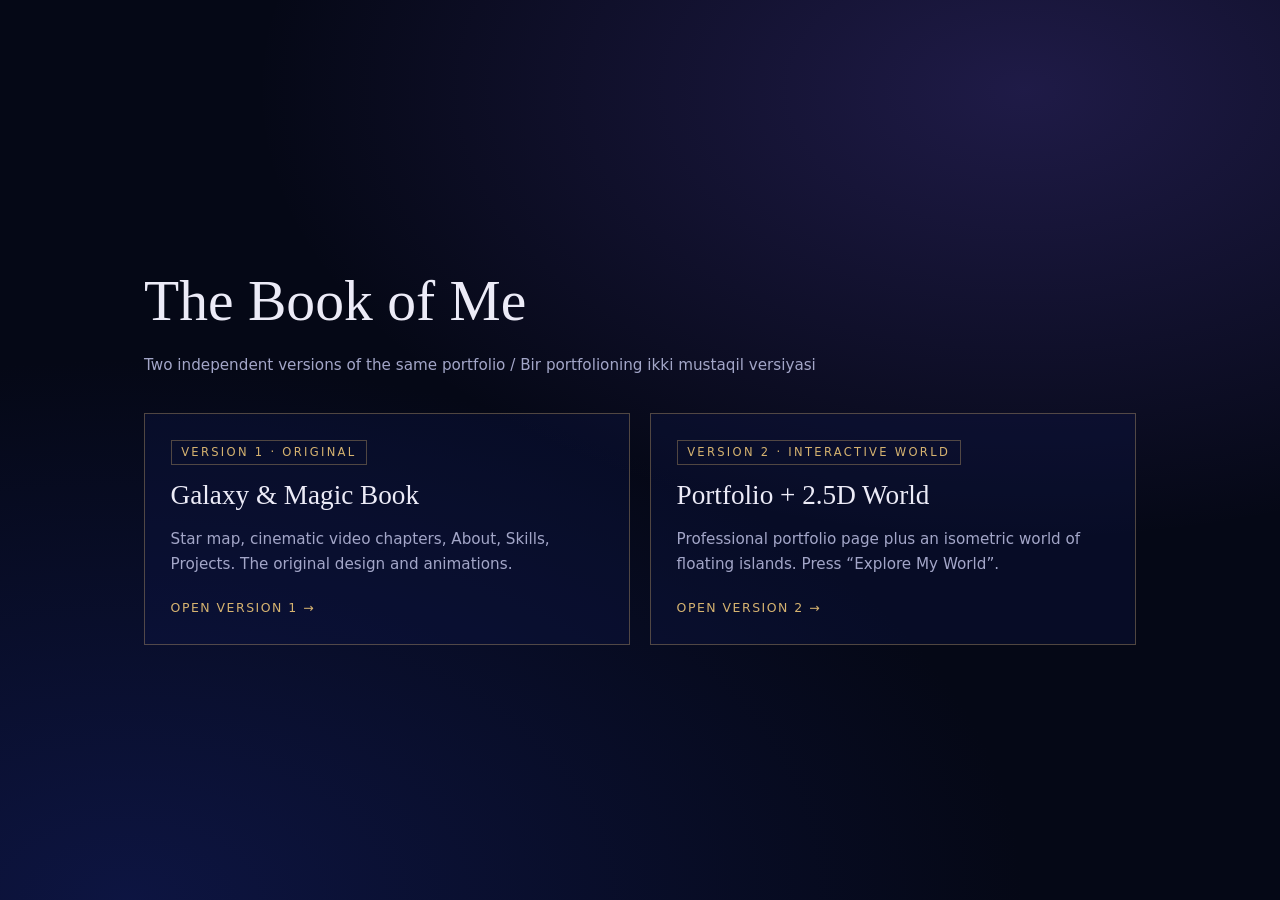
<file: index.html>
<!DOCTYPE html>
<html lang="en">
<head>
    <meta charset="UTF-8">
    <meta name="viewport" content="width=device-width, initial-scale=1">
    <title>The Book of Me — Choose a version</title>
    <link rel="icon" href="data:,">
    <style>
        :root { --bg:#050816; --gold:#d6b370; --text:#ecebf7; --muted:#a3a6c8; --line:rgba(214,179,112,.35); }
        * { box-sizing: border-box; }
        body { margin:0; min-height:100vh; display:grid; place-items:center; padding:2rem 1.25rem; color:var(--text);
               font-family: system-ui, -apple-system, "Segoe UI", Roboto, sans-serif; line-height:1.6;
               background: radial-gradient(ellipse 60% 50% at 80% 10%, rgba(108,82,217,.25), transparent), radial-gradient(ellipse 70% 60% at 10% 100%, rgba(14,22,70,.9), transparent), var(--bg); }
        main { width:min(100%, 62rem); }
        h1 { font-family: "Palatino Linotype", Palatino, Georgia, serif; font-weight:500; font-size:clamp(2.2rem,6vw,3.6rem); margin:0 0 .4rem; }
        .sub { color:var(--muted); margin:0 0 2.2rem; }
        .grid { display:grid; grid-template-columns:1fr 1fr; gap:1.25rem; }
        a.card { display:flex; flex-direction:column; gap:.6rem; padding:1.6rem; border:1px solid var(--line); text-decoration:none; color:inherit;
                 background:rgba(14,22,70,.35); transition: background .3s, border-color .3s, transform .3s; }
        a.card:hover, a.card:focus-visible { background:rgba(214,179,112,.12); border-color:var(--gold); transform:translateY(-3px); outline:none; }
        .tag { align-self:flex-start; font-size:.72rem; letter-spacing:.2em; text-transform:uppercase; color:var(--gold); border:1px solid var(--line); padding:.15rem .6rem; }
        h2 { font-family: "Palatino Linotype", Palatino, Georgia, serif; font-weight:500; font-size:1.7rem; margin:0; }
        p { margin:0; color:var(--muted); font-size:.95rem; }
        .go { margin-top:auto; padding-top:.8rem; color:var(--gold); letter-spacing:.12em; text-transform:uppercase; font-size:.78rem; }
        @media (max-width:720px) { .grid { grid-template-columns:1fr; } }
    </style>
</head>
<body>
<main>
    <h1>The Book of Me</h1>
    <p class="sub">Two independent versions of the same portfolio / Bir portfolioning ikki mustaqil versiyasi</p>
    <div class="grid">
        <a class="card" href="v1-original/index.html">
            <span class="tag">Version 1 · Original</span>
            <h2>Galaxy &amp; Magic Book</h2>
            <p>Star map, cinematic video chapters, About, Skills, Projects. The original design and animations.</p>
            <span class="go">Open version 1 →</span>
        </a>
        <a class="card" href="v2-interactive-world/index.html">
            <span class="tag">Version 2 · Interactive World</span>
            <h2>Portfolio + 2.5D World</h2>
            <p>Professional portfolio page plus an isometric world of floating islands. Press “Explore My World”.</p>
            <span class="go">Open version 2 →</span>
        </a>
    </div>
</main>
</body>
</html>
</file>
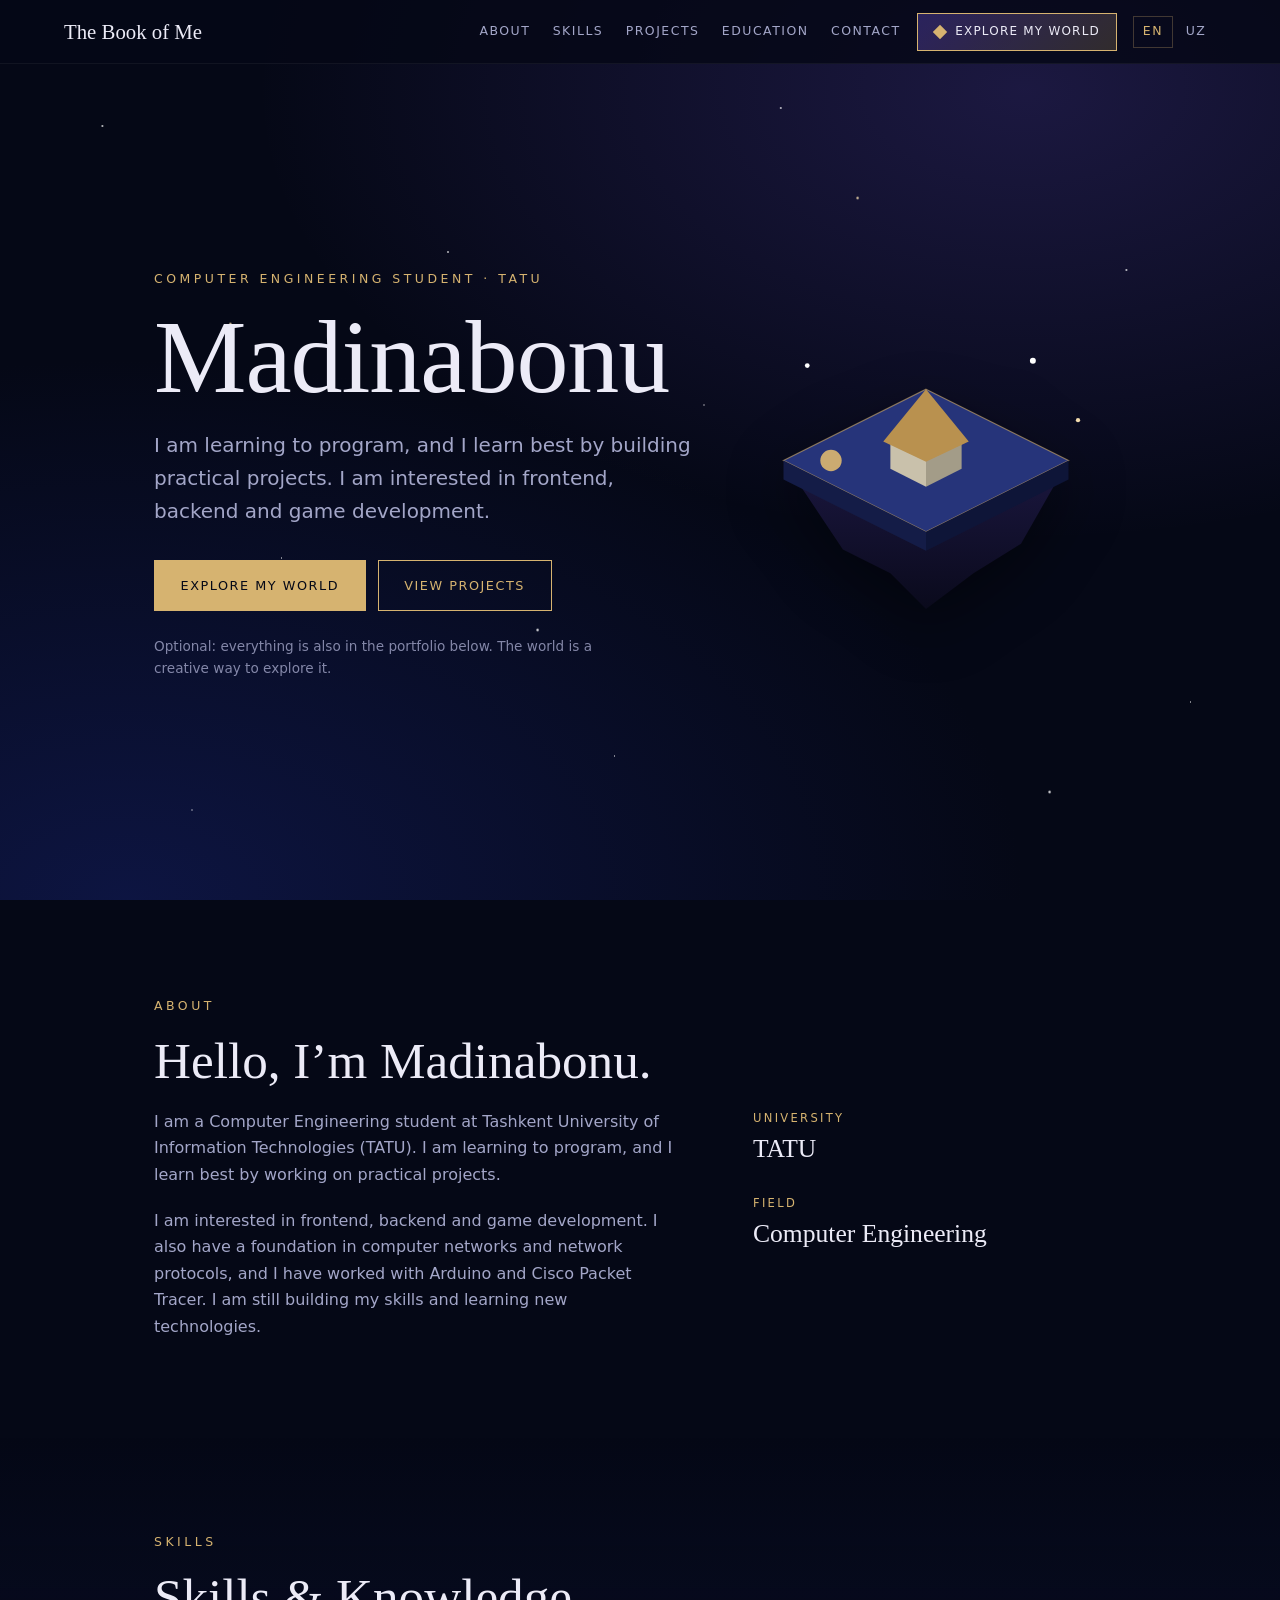
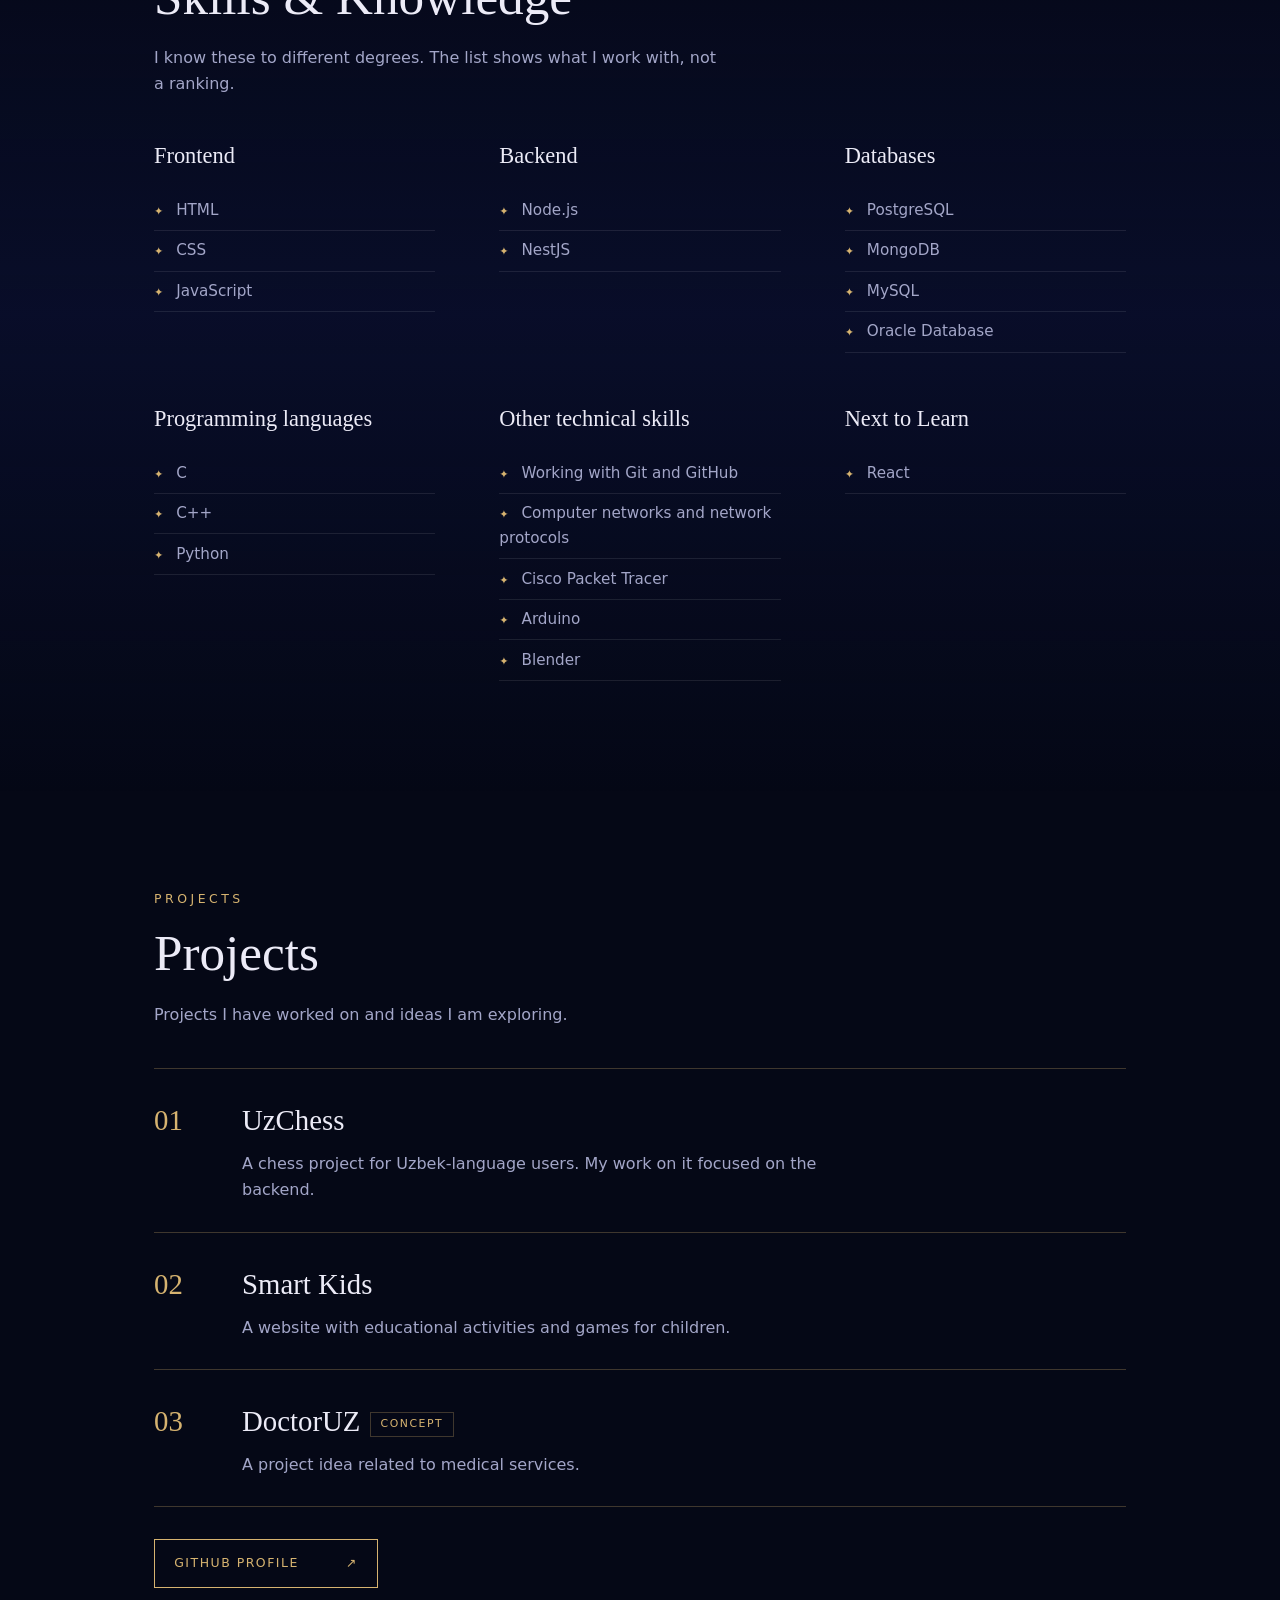
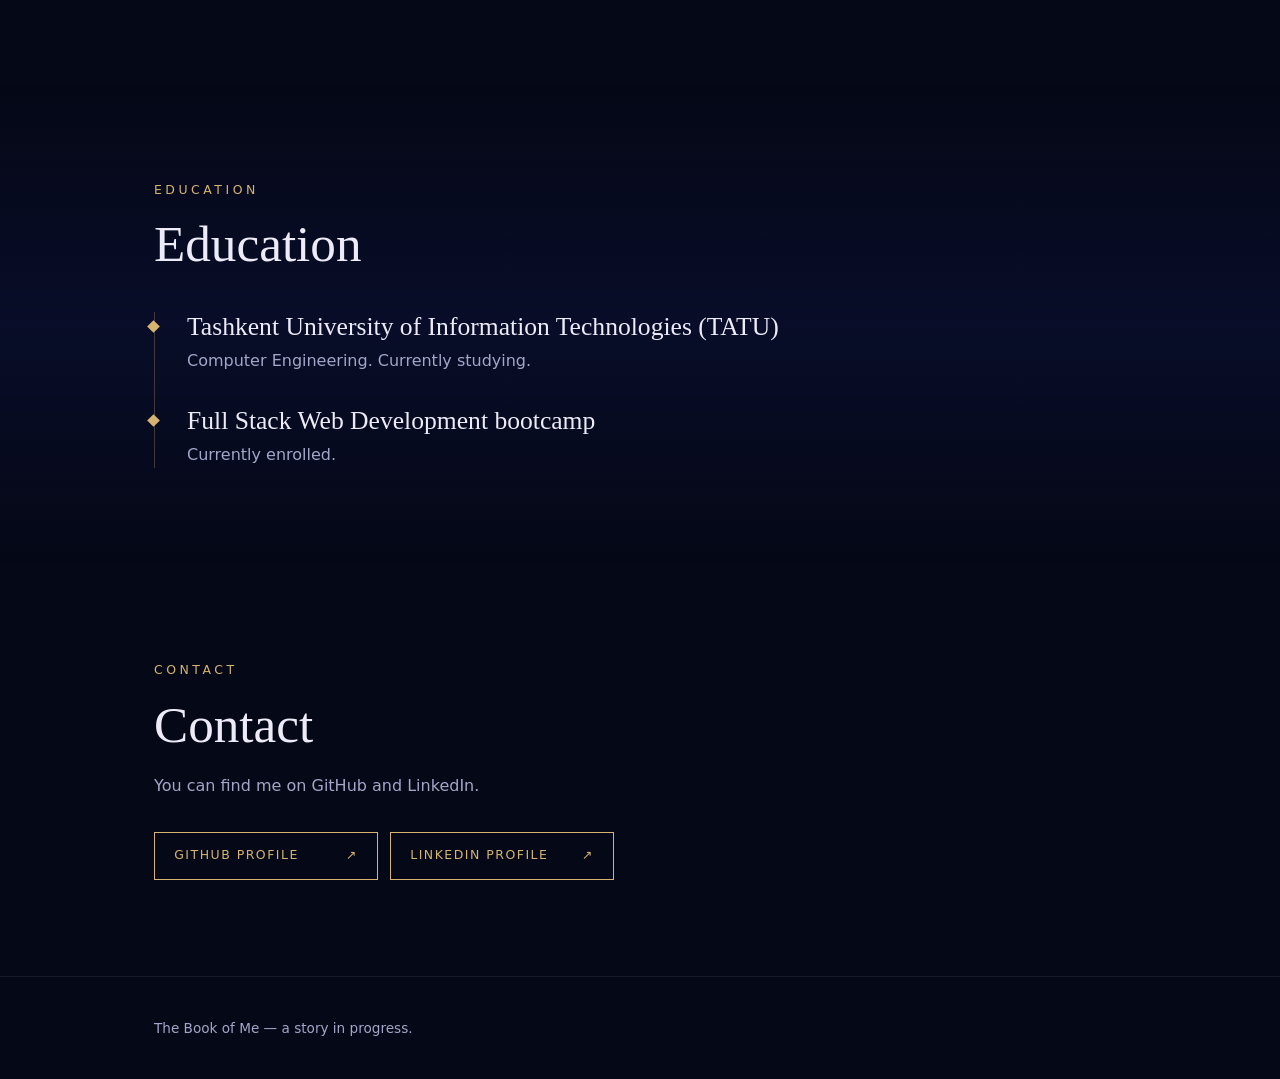
<file: v2-interactive-world/index.html>
<!DOCTYPE html>
<html lang="en">
<head>
    <meta charset="UTF-8">
    <meta name="viewport" content="width=device-width, initial-scale=1, viewport-fit=cover">
    <title>The Book of Me — Interactive World</title>
    <meta name="description" content="Portfolio of Madinabonu, Computer Engineering student, with an optional isometric world to explore.">
    <link rel="icon" href="data:,">
    <link rel="stylesheet" href="style.css">
    <link rel="stylesheet" href="world.css">
    <script src="content.js"></script>
    <script src="world.js" defer></script>
    <script src="site.js" defer></script>
</head>
<body>

<div class="stars" aria-hidden="true"></div>

<!-- ============ PORTFOLIO ============ -->
<div id="site">
    <header class="nav" id="nav">
        <a class="brand" href="#top">The Book of Me</a>

        <nav class="nav-links" id="navLinks" aria-label="Main">
            <a href="#about"    data-i18n="nav_about">About</a>
            <a href="#skills"   data-i18n="nav_skills">Skills</a>
            <a href="#projects" data-i18n="nav_projects">Projects</a>
            <a href="#education" data-i18n="nav_edu">Education</a>
            <a href="#contact"  data-i18n="nav_contact">Contact</a>
        </nav>

        <button class="explore-btn" type="button" data-explore>
            <span class="gem" aria-hidden="true"></span><span data-i18n="explore">Explore My World</span>
        </button>

        <div class="lang" role="group" aria-label="Language">
            <button type="button" data-lang="en" class="active" aria-pressed="true">EN</button>
            <button type="button" data-lang="uz" aria-pressed="false">UZ</button>
        </div>

        <button class="menu-btn" id="menuBtn" type="button" aria-expanded="false" aria-controls="navLinks" aria-label="Menu">
            <span></span><span></span>
        </button>
    </header>

    <main>
        <!-- HERO -->
        <section class="hero" id="top">
            <div class="wrap hero-grid">
                <div>
                    <p class="eyebrow" data-i18n="hero_eyebrow">Computer Engineering student · TATU</p>
                    <h1 class="h-xl">Madinabonu</h1>
                    <p class="lead" data-i18n="hero_sub">I am learning to program, and I learn best by building practical projects. I am interested in frontend, backend and game development.</p>
                    <div class="cta-row">
                        <button class="btn primary" type="button" data-explore data-i18n="explore">Explore My World</button>
                        <a class="btn" href="#projects" data-i18n="hero_cta2">View projects</a>
                    </div>
                    <p class="hint" data-i18n="hero_hint">Optional: everything is also in the portfolio below. The world is a creative way to explore it.</p>
                </div>
                <!-- small preview of the world: a floating island (pure CSS/SVG, no images) -->
                <button class="island-preview" type="button" data-explore aria-label="Explore My World">
                    <svg viewBox="0 0 320 260" aria-hidden="true">
                        <defs>
                            <linearGradient id="rock" x1="0" y1="0" x2="0" y2="1"><stop offset="0" stop-color="#1b1740"/><stop offset="1" stop-color="#0a0a1c"/></linearGradient>
                        </defs>
                        <polygon points="40,120 160,180 280,120 240,190 200,215 160,245 130,215 90,195" fill="url(#rock)"/>
                        <polygon points="160,60 280,120 160,180 40,120" fill="#26347a" stroke="#d6b370" stroke-opacity=".6"/>
                        <polygon points="40,120 160,180 160,196 40,136" fill="#141c47"/>
                        <polygon points="160,180 280,120 280,136 160,196" fill="#0e1538"/>
                        <!-- tiny house -->
                        <polygon points="130,104 160,119 190,104 160,89" fill="#e9e2cf"/>
                        <polygon points="130,104 160,119 160,142 130,127" fill="#c9c1ab"/>
                        <polygon points="160,119 190,104 190,127 160,142" fill="#a39c88"/>
                        <polygon points="124,104 160,60 196,104 160,121" fill="#b9914f"/>
                        <!-- book glow + stars -->
                        <circle cx="80" cy="120" r="9" fill="#d6b370" opacity=".85"><animate attributeName="opacity" values=".4;.95;.4" dur="3s" repeatCount="indefinite"/></circle>
                        <circle cx="250" cy="36" r="2.5" fill="#fff"/><circle cx="60" cy="40" r="2" fill="#fff"/><circle cx="288" cy="86" r="1.8" fill="#f3dcae"/>
                    </svg>
                </button>
            </div>
        </section>

        <!-- ABOUT -->
        <section class="section" id="about">
            <div class="wrap">
                <p class="eyebrow" data-i18n="nav_about">About</p>
                <h2 class="h-lg" data-i18n="about_title">Hello, I’m Madinabonu.</h2>
                <div class="two-col">
                    <div>
                        <p class="body" data-i18n="about_p1"></p>
                        <p class="body" data-i18n="about_p2"></p>
                    </div>
                    <dl class="facts">
                        <div><dt data-i18n="fact_uni">University</dt><dd>TATU</dd></div>
                        <div><dt data-i18n="fact_field">Field</dt><dd data-i18n="fact_field_v">Computer Engineering</dd></div>
                    </dl>
                </div>
            </div>
        </section>

        <!-- SKILLS (filled from content.js) -->
        <section class="section alt" id="skills">
            <div class="wrap">
                <p class="eyebrow" data-i18n="nav_skills">Skills</p>
                <h2 class="h-lg" data-i18n="skills_title">Skills &amp; Knowledge</h2>
                <p class="body" data-i18n="skills_note"></p>
                <div class="skill-groups" id="skillGroups"></div>
            </div>
        </section>

        <!-- PROJECTS (filled from content.js) -->
        <section class="section" id="projects">
            <div class="wrap">
                <p class="eyebrow" data-i18n="nav_projects">Projects</p>
                <h2 class="h-lg" data-i18n="projects_title">Projects</h2>
                <p class="body" data-i18n="projects_note"></p>
                <div class="projects" id="projectList"></div>
                <div class="actions">
                    <a class="btn-link" data-link="github" target="_blank" rel="noopener noreferrer">
                        <span data-i18n="link_github">GitHub Profile</span><span aria-hidden="true">↗</span></a>
                </div>
            </div>
        </section>

        <!-- EDUCATION -->
        <section class="section alt" id="education">
            <div class="wrap">
                <p class="eyebrow" data-i18n="nav_edu">Education</p>
                <h2 class="h-lg" data-i18n="edu_title">Education</h2>
                <ol class="timeline">
                    <li><h3 data-i18n="edu1_t"></h3><p data-i18n="edu1_d"></p></li>
                    <li><h3 data-i18n="edu2_t"></h3><p data-i18n="edu2_d"></p></li>
                </ol>
            </div>
        </section>

        <!-- CONTACT -->
        <section class="section" id="contact">
            <div class="wrap">
                <p class="eyebrow" data-i18n="nav_contact">Contact</p>
                <h2 class="h-lg" data-i18n="contact_title">Contact</h2>
                <p class="body" data-i18n="contact_p"></p>
                <div class="actions">
                    <a class="btn-link" data-link="github" target="_blank" rel="noopener noreferrer">
                        <span data-i18n="link_github">GitHub Profile</span><span aria-hidden="true">↗</span></a>
                    <a class="btn-link" data-link="linkedin" target="_blank" rel="noopener noreferrer">
                        <span data-i18n="link_linkedin">LinkedIn Profile</span><span aria-hidden="true">↗</span></a>
                </div>
            </div>
        </section>
    </main>

    <footer class="foot"><div class="wrap"><span data-i18n="footer">The Book of Me — a story in progress.</span></div></footer>
</div>

<!-- ============ ISOMETRIC WORLD (opens over the portfolio) ============ -->
<div id="world" class="world" hidden aria-hidden="true" role="dialog" aria-label="Interactive World">
    <canvas id="worldCanvas"></canvas>

    <div class="w-top">
        <button class="w-btn" id="wBack" type="button"><span aria-hidden="true">←</span> <span data-i18n="w_back">Back to portfolio</span></button>
        <div class="w-top-right">
            <label class="w-places"><span class="sr" data-i18n="w_places">Places</span>
                <select id="wPlaces" aria-label="Places"></select></label>
            <button class="w-btn w-lang" data-lang="en" type="button">EN</button>
            <button class="w-btn w-lang" data-lang="uz" type="button">UZ</button>
            <button class="w-btn w-help" id="wHelp" type="button" aria-label="Controls">?</button>
        </div>
    </div>

    <p class="w-controls" id="wControls" data-i18n="w_controls"></p>

    <button class="w-prompt" id="wPrompt" type="button" hidden></button>

    <!-- touch controls (shown on phones/tablets) -->
    <div class="joy" id="joy" aria-hidden="true"><div class="knob" id="joyKnob"></div></div>
    <button class="act" id="wAct" type="button" aria-label="Interact">E</button>

    <!-- info window -->
    <div class="w-panel" id="wPanel" hidden role="dialog" aria-modal="true" aria-labelledby="wPanelTitle">
        <div class="w-card">
            <button class="w-x" id="wClose" type="button" aria-label="Close">×</button>
            <div class="w-media" id="wMedia" hidden></div>
            <p class="eyebrow" id="wPanelEyebrow"></p>
            <h2 id="wPanelTitle"></h2>
            <div id="wPanelBody"></div>
        </div>
    </div>

    <!-- first-visit welcome -->
    <div class="w-intro" id="wIntro" hidden>
        <div class="w-card small">
            <h2 data-i18n="w_intro_t">Welcome to my world</h2>
            <p data-i18n="w_intro_p"></p>
            <p class="w-keys" data-i18n="w_controls"></p>
            <button class="btn primary" id="wStart" type="button" data-i18n="w_start">Start exploring</button>
        </div>
    </div>
</div>

</body>
</html>
</file>
<file: v2-interactive-world/style.css>
/* ============ 1. VARIABLES ============ */
:root {
    --bg: #050816;
    --midnight: #0e1646;
    --violet: #6c52d9;
    --gold: #d6b370;
    --text: #ecebf7;
    --muted: #a3a6c8;
    --line: rgba(214, 179, 112, 0.28);
    --serif: "Cormorant Garamond", "Palatino Linotype", Palatino, "Book Antiqua", Georgia, serif;
    --sans: system-ui, -apple-system, "Segoe UI", Roboto, sans-serif;
    --pad: clamp(1.25rem, 5vw, 5rem);
}

/* ============ 2. BASE ============ */
*, *::before, *::after { box-sizing: border-box; }
html { scroll-behavior: smooth; background: var(--bg); scroll-padding-top: 4.5rem; }
body { margin: 0; color: var(--text); font-family: var(--sans); line-height: 1.65; -webkit-font-smoothing: antialiased; }
body.world-open { overflow: hidden; }
h1, h2, h3, p, dl, dd, ol { margin: 0; }
a { color: inherit; }
ul, ol { padding: 0; list-style: none; }
:focus-visible { outline: 2px solid var(--gold); outline-offset: 3px; }
.sr { position: absolute; width: 1px; height: 1px; overflow: hidden; clip: rect(0 0 0 0); white-space: nowrap; }
[hidden] { display: none !important; }

.wrap { max-width: 1100px; margin: 0 auto; padding: 0 var(--pad); width: 100%; }

.eyebrow { font-size: 0.78rem; letter-spacing: 0.28em; text-transform: uppercase; color: var(--gold); margin-bottom: 1rem; }
.h-xl { font-family: var(--serif); font-weight: 500; font-size: clamp(3rem, 9vw, 6.5rem); line-height: 1; letter-spacing: -0.01em; }
.h-lg { font-family: var(--serif); font-weight: 500; font-size: clamp(2rem, 4.5vw, 3.2rem); line-height: 1.1; }
.lead { font-size: clamp(1.05rem, 2vw, 1.25rem); color: var(--muted); max-width: 36rem; margin-top: 1.25rem; }
.body { color: var(--muted); max-width: 36rem; margin-top: 1.25rem; }

.btn {
    display: inline-block; padding: 0.85rem 1.6rem; border: 1px solid var(--gold); background: none; color: var(--gold);
    text-decoration: none; letter-spacing: 0.12em; text-transform: uppercase; font: inherit; font-size: 0.8rem; cursor: pointer;
    transition: background 0.3s, color 0.3s;
}
.btn:hover, .btn:focus-visible { background: var(--gold); color: var(--bg); }
.btn.primary { background: var(--gold); color: var(--bg); }
.btn.primary:hover, .btn.primary:focus-visible { background: transparent; color: var(--gold); }

.btn-link {
    display: inline-flex; align-items: center; justify-content: space-between; gap: 1.5rem; min-width: 14rem;
    padding: 0.8rem 1.2rem; border: 1px solid var(--gold); color: var(--gold); text-decoration: none;
    letter-spacing: 0.12em; text-transform: uppercase; font-size: 0.78rem; transition: background 0.3s, color 0.3s;
}
.btn-link:hover, .btn-link:focus-visible { background: var(--gold); color: var(--bg); }
.actions { margin-top: 2rem; display: flex; gap: 0.75rem; flex-wrap: wrap; }

/* ============ 3. BACKGROUND ============ */
.stars {
    position: fixed; inset: 0; z-index: -1; pointer-events: none;
    background:
            radial-gradient(1.5px 1.5px at 8% 14%, #fff, transparent), radial-gradient(1px 1px at 22% 62%, #fff, transparent),
            radial-gradient(1.5px 1.5px at 35% 28%, #fff, transparent), radial-gradient(1px 1px at 48% 84%, #fff, transparent),
            radial-gradient(1.5px 1.5px at 61% 12%, #fff, transparent), radial-gradient(1px 1px at 74% 52%, #fff, transparent),
            radial-gradient(1.5px 1.5px at 88% 30%, #fff, transparent), radial-gradient(1px 1px at 93% 78%, #fff, transparent),
            radial-gradient(1px 1px at 15% 90%, #fff, transparent), radial-gradient(1px 1px at 55% 45%, #fff, transparent),
            radial-gradient(ellipse 60% 50% at 80% 10%, rgba(108, 82, 217, 0.22), transparent),
            radial-gradient(ellipse 70% 60% at 10% 100%, rgba(14, 22, 70, 0.9), transparent),
            var(--bg);
}
.stars::after {
    content: ""; position: absolute; inset: 0;
    background:
            radial-gradient(2px 2px at 18% 36%, #f3dcae, transparent), radial-gradient(2px 2px at 42% 70%, #fff, transparent),
            radial-gradient(2px 2px at 67% 22%, #f3dcae, transparent), radial-gradient(2px 2px at 82% 88%, #fff, transparent);
    animation: twinkle 6s ease-in-out infinite alternate;
}
@keyframes twinkle { from { opacity: 0.2; } to { opacity: 1; } }

/* ============ 4. NAV ============ */
.nav {
    position: fixed; top: 0; left: 0; right: 0; z-index: 50; display: flex; align-items: center; gap: 1rem;
    padding: 0.8rem var(--pad); background: rgba(5, 8, 22, 0.82);
    border-bottom: 1px solid rgba(255, 255, 255, 0.05);
}
.brand { font-family: var(--serif); font-size: 1.3rem; text-decoration: none; white-space: nowrap; margin-right: 0.5rem; }
.nav-links { margin-left: auto; display: flex; gap: 1.4rem; }
.nav-links a {
    font-size: 0.78rem; letter-spacing: 0.12em; text-transform: uppercase; text-decoration: none; color: var(--muted);
    padding: 0.3rem 0; border-bottom: 1px solid transparent; white-space: nowrap; transition: color 0.3s, border-color 0.3s;
}
.nav-links a:hover, .nav-links a.active { color: var(--text); border-color: var(--gold); }

.explore-btn {
    display: inline-flex; align-items: center; gap: 0.6rem; padding: 0.5rem 1rem; cursor: pointer; white-space: nowrap;
    background: linear-gradient(135deg, rgba(108, 82, 217, 0.35), rgba(214, 179, 112, 0.2));
    border: 1px solid var(--gold); color: var(--text); font: inherit; font-size: 0.75rem; letter-spacing: 0.1em; text-transform: uppercase;
    transition: background 0.3s;
}
.explore-btn:hover, .explore-btn:focus-visible { background: rgba(214, 179, 112, 0.35); }
.gem { width: 12px; height: 12px; background: var(--gold); transform: rotate(45deg) scale(0.85, 0.85); display: inline-block; }

.lang { display: flex; gap: 0.2rem; }
.lang button { background: none; border: 1px solid transparent; color: var(--muted); font: inherit; font-size: 0.78rem; letter-spacing: 0.12em; padding: 0.3rem 0.55rem; cursor: pointer; }
.lang button.active { color: var(--gold); border-color: var(--line); }

.menu-btn { display: none; background: none; border: 0; width: 44px; height: 44px; cursor: pointer; position: relative; }
.menu-btn span { position: absolute; left: 11px; right: 11px; height: 1.5px; background: var(--text); transition: transform 0.3s; }
.menu-btn span:first-child { top: 17px; }
.menu-btn span:last-child { top: 26px; }
.menu-btn[aria-expanded="true"] span:first-child { transform: translateY(4.5px) rotate(45deg); }
.menu-btn[aria-expanded="true"] span:last-child { transform: translateY(-4.5px) rotate(-45deg); }

/* ============ 5. SECTIONS ============ */
.hero { min-height: 100svh; display: flex; align-items: center; padding: 6rem 0 3rem; }
.hero-grid { display: grid; grid-template-columns: 1.15fr 0.85fr; gap: 2rem; align-items: center; }
.cta-row { margin-top: 2rem; display: flex; gap: 0.75rem; flex-wrap: wrap; }
.hint { margin-top: 1.5rem; font-size: 0.85rem; color: var(--muted); max-width: 30rem; opacity: 0.8; }
.island-preview { background: none; border: 0; padding: 0; cursor: pointer; justify-self: center; width: min(100%, 380px); }
.island-preview svg { width: 100%; height: auto; animation: float 5s ease-in-out infinite; filter: drop-shadow(0 20px 30px rgba(0, 0, 0, 0.4)); }
.island-preview:hover svg { animation-duration: 2.5s; }
@keyframes float { 50% { transform: translateY(-10px); } }

.section { padding: 6rem 0; }
.alt { background: linear-gradient(to bottom, transparent, rgba(14, 22, 70, 0.4), transparent); }
.two-col { display: grid; grid-template-columns: 1.4fr 1fr; gap: clamp(2rem, 6vw, 5rem); align-items: start; }
.facts { margin-top: 1.25rem; display: grid; gap: 1.5rem; }
.facts dt { font-size: 0.72rem; letter-spacing: 0.2em; text-transform: uppercase; color: var(--gold); }
.facts dd { font-family: var(--serif); font-size: 1.6rem; }

.skill-groups { margin-top: 2.5rem; display: grid; grid-template-columns: repeat(3, 1fr); gap: 2rem clamp(2rem, 5vw, 4rem); }
.list-title { font-family: var(--serif); font-weight: 500; font-size: 1.4rem; margin-bottom: 0.4rem; }
.list li { padding: 0.45rem 0; border-bottom: 1px solid rgba(255, 255, 255, 0.09); color: var(--muted); font-size: 0.95rem; }
.list li::before { content: "✦"; color: var(--gold); margin-right: 0.8rem; font-size: 0.7rem; }

.projects { margin-top: 2.5rem; }
.project { display: grid; grid-template-columns: 4rem 1fr; gap: 1.5rem; align-items: baseline; padding: 1.75rem 0; border-top: 1px solid var(--line); }
.project:last-child { border-bottom: 1px solid var(--line); }
.project-no { font-family: var(--serif); font-size: 1.8rem; color: var(--gold); }
.project h3 { font-family: var(--serif); font-weight: 500; font-size: 1.8rem; }
.project p { color: var(--muted); margin-top: 0.4rem; max-width: 38rem; }
.badge { display: inline-block; vertical-align: middle; margin-left: 0.6rem; padding: 0.15rem 0.6rem; border: 1px solid var(--line); font-family: var(--sans); font-size: 0.68rem; letter-spacing: 0.14em; text-transform: uppercase; color: var(--gold); }

.timeline { margin-top: 2.5rem; border-left: 1px solid var(--line); padding-left: 2rem; display: grid; gap: 2rem; }
.timeline li { position: relative; }
.timeline li::before { content: ""; position: absolute; left: -2.35rem; top: 0.6rem; width: 9px; height: 9px; background: var(--gold); transform: rotate(45deg); }
.timeline h3 { font-family: var(--serif); font-weight: 500; font-size: 1.6rem; line-height: 1.2; }
.timeline p { color: var(--muted); margin-top: 0.3rem; }

.foot { padding: 2.5rem 0; border-top: 1px solid rgba(255, 255, 255, 0.07); color: var(--muted); font-size: 0.85rem; }

/* ============ 6. RESPONSIVE ============ */
@media (max-width: 1100px) {
    .menu-btn { display: block; }
    .lang { margin-left: 0; }
    .explore-btn { margin-left: auto; }
    .nav-links {
        position: absolute; top: 100%; left: 0; right: 0; margin: 0; flex-direction: column; gap: 0;
        padding: 0.5rem var(--pad) 1.25rem; background: rgba(5, 8, 22, 0.97); display: none;
    }
    .nav-links.open { display: flex; }
    .nav-links a { padding: 0.9rem 0; border-bottom: 1px solid rgba(255, 255, 255, 0.07); }
}
@media (max-width: 820px) {
    .hero-grid, .two-col { grid-template-columns: 1fr; }
    .island-preview { width: min(70%, 280px); order: -1; }
    .skill-groups { grid-template-columns: 1fr 1fr; }
    .hero { padding-top: 5.5rem; }
}
@media (max-width: 560px) {
    .brand { font-size: 1.05rem; }
    .explore-btn span:last-child { display: none; }   /* only the gem on small phones; the big button is in the hero */
    .explore-btn { padding: 0.5rem 0.7rem; }
    .skill-groups { grid-template-columns: 1fr; gap: 1.25rem; }
    .project { grid-template-columns: 3rem 1fr; }
    .btn-link { width: 100%; }
}
@media (prefers-reduced-motion: reduce) {
    html { scroll-behavior: auto; }
    *, *::before, *::after { animation: none !important; transition: none !important; }
}
</file>
<file: v2-interactive-world/world.css>
/* ============ WORLD (isometric game layer) ============ */
.world { position: fixed; inset: 0; z-index: 100; background: var(--bg); touch-action: none; user-select: none; -webkit-user-select: none; }
#worldCanvas { position: absolute; inset: 0; width: 100%; height: 100%; display: block; }

.w-top {
    position: absolute; top: 0; left: 0; right: 0; z-index: 3; display: flex; justify-content: space-between; align-items: center; gap: 0.5rem;
    padding: max(0.75rem, env(safe-area-inset-top)) max(0.75rem, env(safe-area-inset-right)) 0.75rem max(0.75rem, env(safe-area-inset-left));
    background: linear-gradient(to bottom, rgba(5, 8, 22, 0.75), transparent); pointer-events: none;
}
.w-top > * { pointer-events: auto; }
.w-top-right { display: flex; gap: 0.4rem; align-items: center; }
.w-btn, .w-places select {
    min-height: 40px; padding: 0 0.9rem; border: 1px solid var(--line); background: rgba(5, 8, 22, 0.7); color: var(--text);
    font: inherit; font-size: 0.74rem; letter-spacing: 0.1em; text-transform: uppercase; cursor: pointer; transition: background 0.3s, color 0.3s;
}
.w-btn:hover, .w-btn:focus-visible { background: var(--gold); color: var(--bg); }
.w-lang.active { color: var(--gold); border-color: var(--gold); }
.w-lang.active:hover { color: var(--bg); }
.w-help { width: 40px; padding: 0; }
.w-places select { max-width: 11rem; padding-right: 0.4rem; text-transform: none; letter-spacing: 0.03em; font-size: 0.8rem; }
.w-places select option { background: #0e1646; color: var(--text); }

.w-controls {
    position: absolute; left: 0; right: 0; bottom: max(0.9rem, env(safe-area-inset-bottom)); z-index: 2; text-align: center;
    font-size: 0.75rem; letter-spacing: 0.08em; color: var(--muted); pointer-events: none; text-shadow: 0 1px 6px var(--bg);
    transition: opacity 0.8s;
}
.w-controls.fade { opacity: 0; }

.w-prompt {
    position: absolute; left: 50%; bottom: 4rem; transform: translateX(-50%); z-index: 4; max-width: calc(100vw - 2rem);
    padding: 0.7rem 1.3rem; background: rgba(14, 22, 70, 0.92); border: 1px solid var(--gold); color: var(--text);
    font: inherit; font-size: 0.9rem; cursor: pointer; display: inline-flex; gap: 0.8rem; align-items: center; white-space: nowrap;
    animation: promptIn 0.25s ease;
}
.w-prompt kbd {
    font: inherit; font-size: 0.75rem; padding: 0.1rem 0.5rem; border: 1px solid var(--gold); color: var(--gold); background: rgba(214, 179, 112, 0.12);
}
@keyframes promptIn { from { opacity: 0; transform: translate(-50%, 8px); } }

/* touch controls: only on touch screens */
.joy, .act { display: none; }
@media (pointer: coarse) {
    .joy {
        display: block; position: absolute; z-index: 3; left: max(1.2rem, env(safe-area-inset-left)); bottom: max(1.6rem, env(safe-area-inset-bottom));
        width: 132px; height: 132px; border-radius: 50%; border: 1px solid var(--line); background: rgba(5, 8, 22, 0.45); touch-action: none;
    }
    .joy .knob { position: absolute; left: 50%; top: 50%; width: 54px; height: 54px; margin: -27px 0 0 -27px; border-radius: 50%; background: rgba(214, 179, 112, 0.55); border: 1px solid var(--gold); }
    .act {
        display: grid; place-items: center; position: absolute; z-index: 3; right: max(1.4rem, env(safe-area-inset-right)); bottom: max(2.4rem, env(safe-area-inset-bottom));
        width: 78px; height: 78px; border-radius: 50%; border: 1px solid var(--gold); background: rgba(14, 22, 70, 0.7); color: var(--gold);
        font: inherit; font-size: 1.5rem; touch-action: manipulation; opacity: 0.45; transition: opacity 0.2s, background 0.2s;
    }
    .act.ready { opacity: 1; background: rgba(214, 179, 112, 0.35); color: var(--text); }
    .w-controls { display: none; }
    .w-prompt { bottom: 10.5rem; padding: 0.55rem 1rem; font-size: 0.85rem; }
}

/* info window */
.w-panel, .w-intro {
    position: absolute; inset: 0; z-index: 10; display: grid; place-items: center; padding: 1rem;
    background: rgba(5, 8, 22, 0.6); touch-action: pan-y;
}
.w-card {
    position: relative; width: min(100%, 34rem); max-height: calc(100% - 1rem); overflow-y: auto; padding: 1.75rem 1.75rem 1.5rem;
    background: linear-gradient(160deg, #11194f, #090d29); border: 1px solid var(--gold);
    box-shadow: 0 20px 60px rgba(0, 0, 0, 0.55); animation: cardIn 0.3s ease; user-select: text; -webkit-user-select: text;
}
.w-card.small { text-align: center; }
@keyframes cardIn { from { opacity: 0; transform: translateY(14px) scale(0.98); } }
.w-card h2 { font-family: var(--serif); font-weight: 500; font-size: clamp(1.7rem, 5vw, 2.3rem); line-height: 1.1; margin-bottom: 0.9rem; }
.w-card p { color: var(--muted); margin: 0 0 0.9rem; }
.w-card .eyebrow { margin-bottom: 0.5rem; }
.w-card .w-keys { font-size: 0.78rem; letter-spacing: 0.06em; opacity: 0.85; }
.w-card .btn { margin-top: 0.4rem; }
.w-x { z-index: 3; position: absolute; top: 0.4rem; right: 0.6rem; width: 44px; height: 44px; background: none; border: 0; color: var(--text); font-size: 1.8rem; cursor: pointer; line-height: 1; }
.w-x:hover { color: var(--gold); }
.w-media { margin: -0.4rem -0.4rem 1.1rem; border: 1px solid var(--line); background: #000; aspect-ratio: 16 / 9; }
.w-media video, .w-media img { width: 100%; height: 100%; object-fit: cover; display: block; }
.w-chips { display: flex; flex-wrap: wrap; gap: 0.5rem; margin: 0 0 1rem; padding: 0; list-style: none; }
.w-chips li { padding: 0.3rem 0.8rem; border: 1px solid var(--line); color: var(--text); font-size: 0.85rem; }
.w-chips li.tag { color: var(--gold); letter-spacing: 0.12em; text-transform: uppercase; font-size: 0.7rem; }
.w-links { display: flex; flex-wrap: wrap; gap: 0.6rem; margin-top: 0.4rem; }
.w-links .btn-link { min-width: 0; }

@media (max-width: 560px) {
    .w-top .w-back-text, .w-btn span[data-i18n="w_back"] { display: none; }
    .w-places select { max-width: 7.5rem; }
    .w-card { padding: 1.4rem 1.2rem 1.2rem; }
}

.w-banner {
    position: absolute; top: 4.4rem; left: 50%; transform: translateX(-50%); z-index: 2; max-width: calc(100vw - 2rem); text-align: center;
    font-family: var(--serif); font-size: clamp(1.2rem, 4vw, 1.8rem); letter-spacing: 0.06em; color: var(--gold);
    text-shadow: 0 2px 12px var(--bg), 0 0 3px var(--bg); opacity: 0; transition: opacity 0.6s; pointer-events: none;
}
.w-banner.show { opacity: 1; }
</file>
